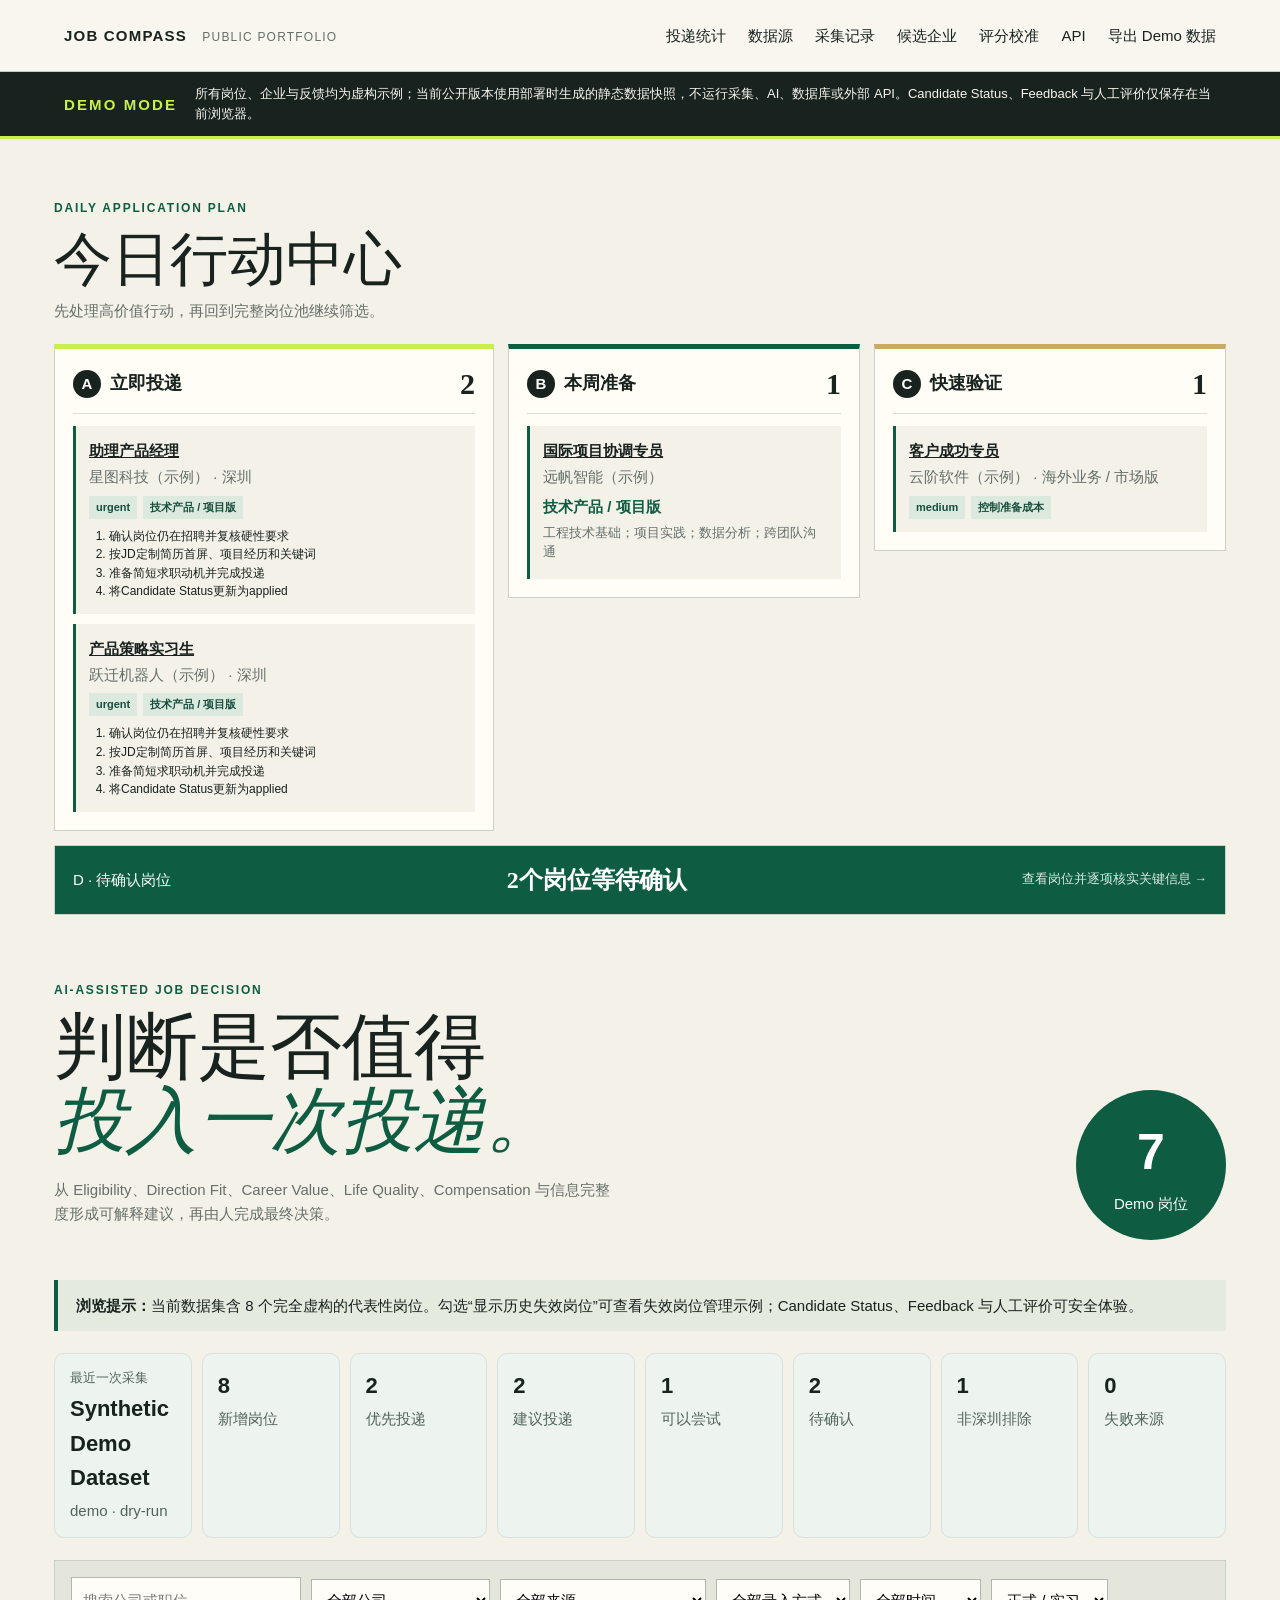
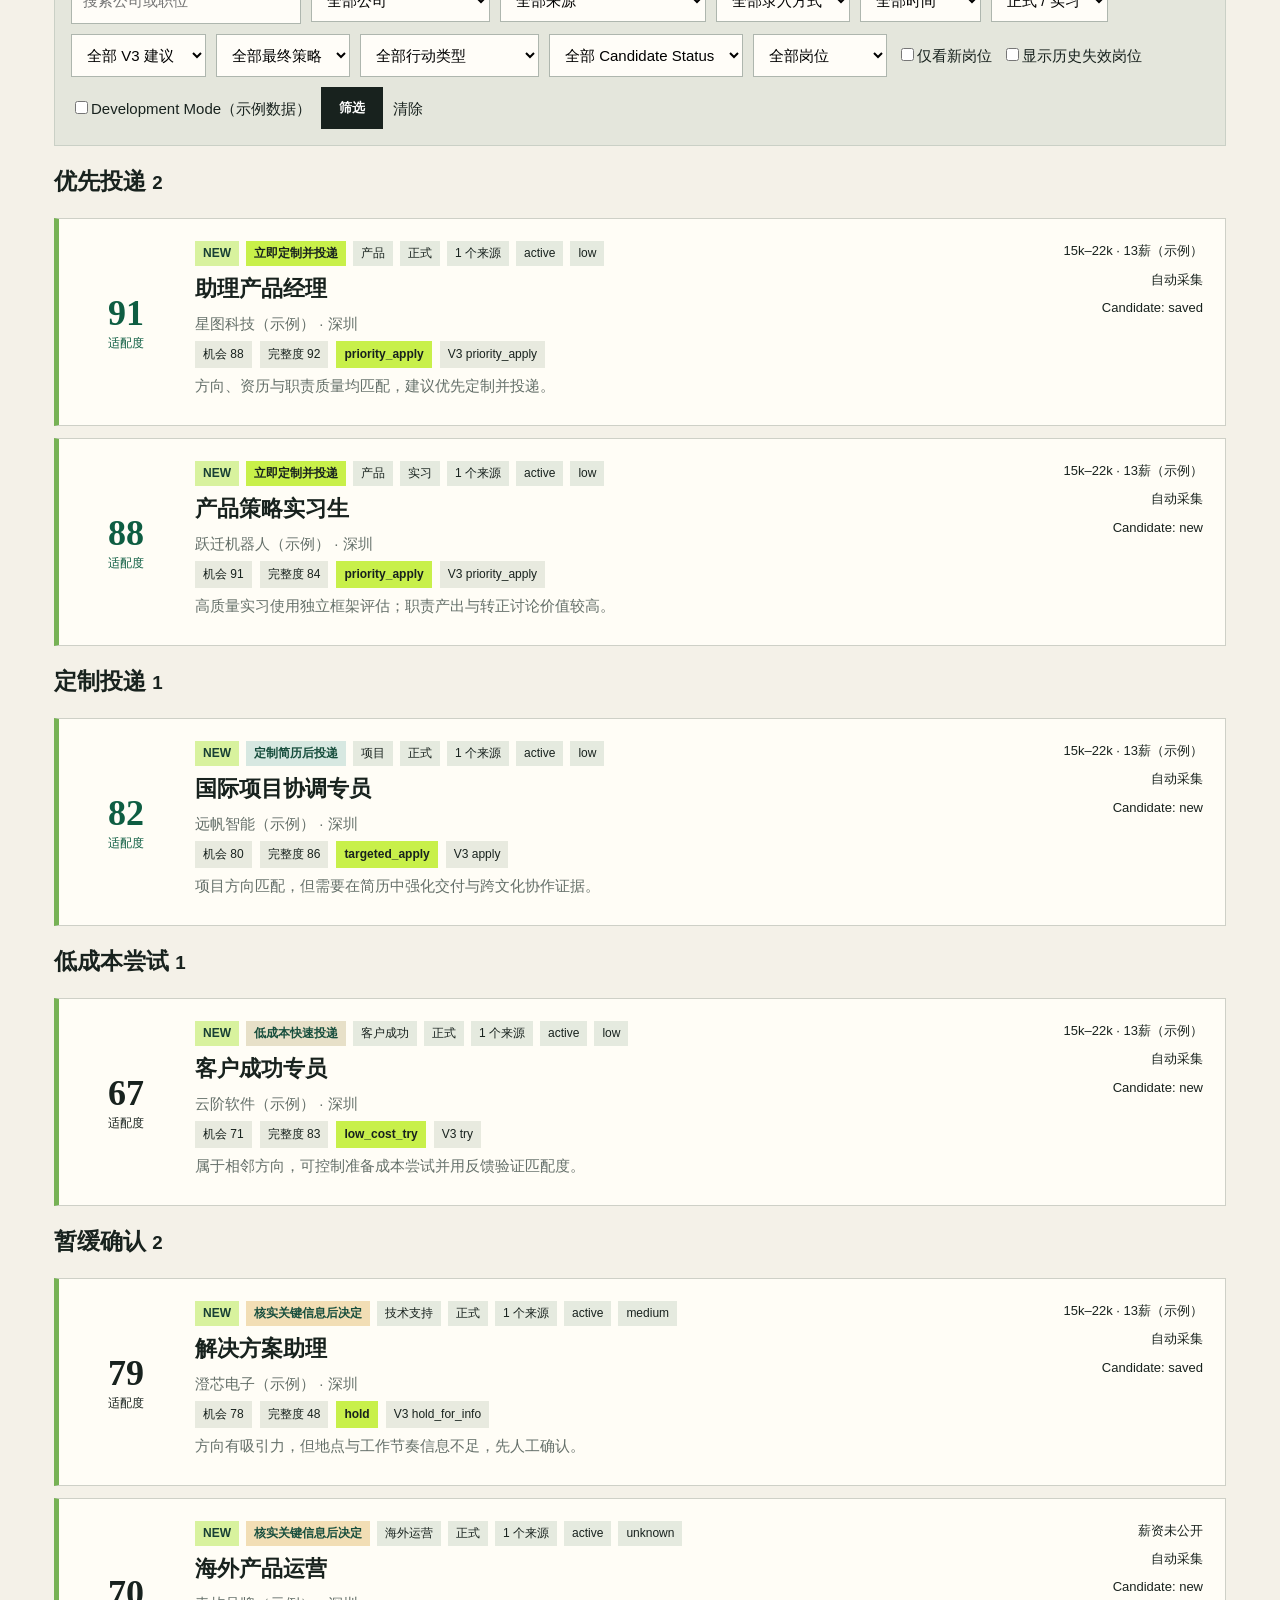
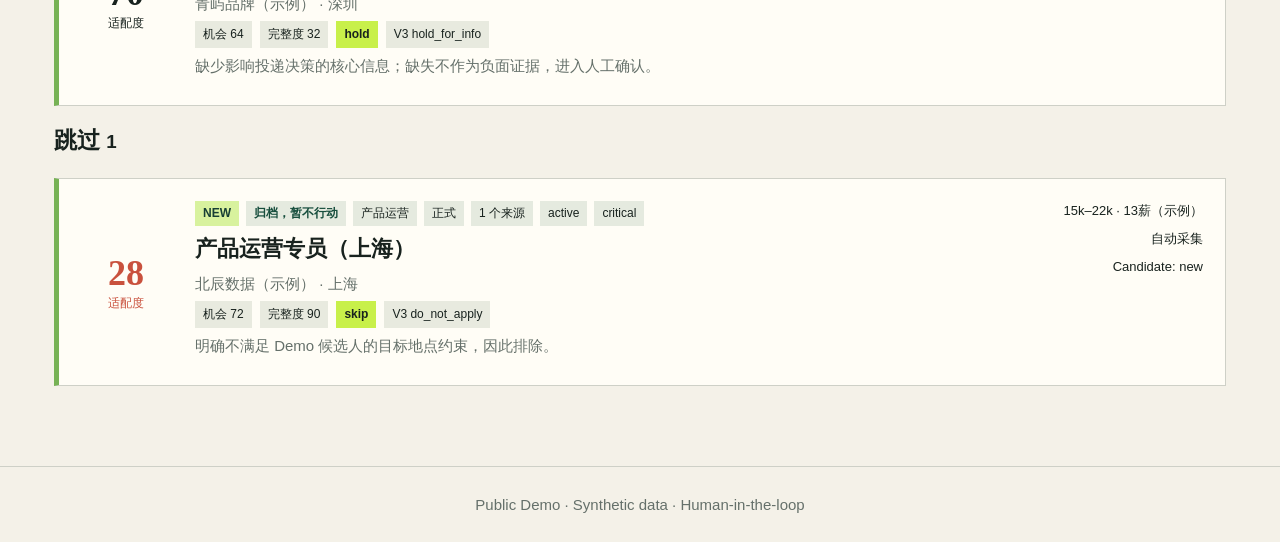
<file: site/index.html>
<!doctype html>
<html lang="zh-CN">
<head>
  <meta charset="utf-8">
  <meta name="viewport" content="width=device-width,initial-scale=1">
  <meta name="description" content="Job Compass public portfolio demo">
  <meta name="theme-color" content="#18221e">
  <title>Job Compass</title>
  <link rel="icon" type="image/svg+xml" href="./assets/favicon.svg">
  <link rel="stylesheet" href="./assets/app.css">
  <link rel="stylesheet" href="./assets/static-site.css">
  <script src="./assets/app.js" defer></script>
</head>
<body>
  <header>
    <a class="brand" href="./">JOB COMPASS <span>PUBLIC PORTFOLIO</span></a>
    <nav aria-label="主要导航">
      <a class="static-nav-unavailable" href="#" data-static-feature="投递统计">投递统计</a>
      <a class="static-nav-unavailable" href="#" data-static-feature="数据源">数据源</a>
      <a class="static-nav-unavailable" href="#" data-static-feature="采集记录">采集记录</a>
      <a class="static-nav-unavailable" href="#" data-static-feature="候选企业">候选企业</a>
      <a class="static-nav-unavailable" href="#" data-static-feature="评分校准">评分校准</a>
      <a class="static-nav-unavailable" href="#" data-static-feature="API">API</a>
      <a href="./data/demo_jobs.json" download>导出 Demo 数据</a>
    </nav>
  </header>

  <aside class="demo-banner">
    <strong>DEMO MODE</strong>
    <span>所有岗位、企业与反馈均为虚构示例；当前公开版本使用部署时生成的静态数据快照，不运行采集、AI、数据库或外部 API。Candidate Status、Feedback 与人工评价仅保存在当前浏览器。</span>
  </aside>

  <main>
    <noscript><div class="notice">静态 Demo 需要浏览器 JavaScript 来读取岗位快照。</div></noscript>
    <div class="notice static-load-error" id="page-notice" hidden></div>

    <section id="list-view">
      <section class="daily-action-center" aria-labelledby="daily-action-title">
        <header class="daily-action-heading">
          <div>
            <p class="eyebrow">DAILY APPLICATION PLAN</p>
            <h1 id="daily-action-title">今日行动中心</h1>
            <p>先处理高价值行动，再回到完整岗位池继续筛选。</p>
          </div>
        </header>
        <div class="daily-action-grid static-loading" id="daily-actions" aria-live="polite"></div>
      </section>

      <section class="hero">
        <div>
          <p class="eyebrow">AI-ASSISTED JOB DECISION</p>
          <h1>判断是否值得<br><em>投入一次投递。</em></h1>
          <p>从 Eligibility、Direction Fit、Career Value、Life Quality、Compensation 与信息完整度形成可解释建议，再由人完成最终决策。</p>
        </div>
        <div class="metric"><strong id="hero-job-count">—</strong><span>Demo 岗位</span></div>
      </section>

      <p class="demo-safe-note"><strong>浏览提示：</strong>当前数据集含 <span id="note-job-count">—</span> 个完全虚构的代表性岗位。勾选“显示历史失效岗位”可查看失效岗位管理示例；Candidate Status、Feedback 与人工评价可安全体验。</p>

      <section class="collection-summary" id="collection-summary" hidden></section>

      <form class="filters v4-filters" id="job-filters">
        <input id="filter-search" name="q" placeholder="搜索公司或职位">
        <select id="filter-company" name="company"><option value="">全部公司</option></select>
        <select id="filter-source" name="source"><option value="">全部来源</option></select>
        <select id="filter-origin" name="origin"><option value="">全部录入方式</option><option value="automatic">自动采集</option><option value="manual">手动录入</option></select>
        <select id="filter-freshness" name="freshness"><option value="">全部时间</option><option value="24h">最近24小时</option><option value="3d">最近3天</option><option value="7d">最近7天</option></select>
        <select id="filter-job-type" name="job_type"><option value="">正式 / 实习</option><option value="full_time">正式</option><option value="internship">实习</option></select>
        <select id="filter-recommendation" name="application_recommendation"><option value="">全部 V3 建议</option><option value="priority_apply">priority_apply</option><option value="apply">apply</option><option value="try">try</option><option value="hold_for_info">hold_for_info</option><option value="do_not_apply">do_not_apply</option></select>
        <select id="filter-strategy" name="final_strategy"><option value="">全部最终策略</option><option value="priority_apply">优先投递</option><option value="targeted_apply">定制投递</option><option value="stretch_apply">拉伸申请</option><option value="low_cost_try">低成本尝试</option><option value="hold">暂缓确认</option><option value="skip">跳过</option></select>
        <select id="filter-action" name="action_type"><option value="">全部行动类型</option><option value="apply_now">立即定制并投递</option><option value="tailor_then_apply">定制简历后投递</option><option value="low_cost_apply">低成本快速投递</option><option value="clarify_then_decide">核实关键信息后决定</option><option value="archive_no_action">归档，暂不行动</option></select>
        <select id="filter-workflow" name="workflow_status"><option value="">全部 Candidate Status</option><option value="new">new</option><option value="saved">saved</option><option value="preparing">preparing</option><option value="applied">applied</option><option value="interviewing">interviewing</option><option value="offer">offer</option><option value="closed">closed</option></select>
        <select id="filter-job" name="job_filter"><option value="">全部岗位</option><option value="confirmed_shenzhen">深圳确认岗位</option><option value="location_conflict">地点冲突</option><option value="entry_level">入门级岗位</option><option value="seniority_too_high">资历过高</option><option value="experience_too_high">经验门槛过高</option></select>
        <label><input id="filter-new" type="checkbox" name="new_only" value="true">仅看新岗位</label>
        <label><input id="filter-inactive" type="checkbox" name="include_inactive" value="true">显示历史失效岗位</label>
        <label><input id="filter-test" type="checkbox" name="include_test" value="true">Development Mode（示例数据）</label>
        <button type="submit">筛选</button>
        <a class="reset" id="filter-reset" href="./">清除</a>
      </form>

      <div id="job-pool">
        <div class="static-loading" id="job-groups" aria-live="polite"></div>
      </div>
    </section>

    <section id="detail-view" hidden aria-live="polite"></section>
  </main>

  <footer>Public Demo · Synthetic data · Human-in-the-loop</footer>
</body>
</html>
</file>
<file: site/assets/app.css>
/* Generated by scripts/build_static_bundle.py. Edit the source CSS files. */

/* style.css */
:root{--ink:#18221e;--paper:#f4f1e8;--card:#fffdf6;--green:#0e5d42;--lime:#c8f04a;--red:#c9513d;--muted:#65706a}*{box-sizing:border-box}body{margin:0;background:var(--paper);color:var(--ink);font:15px/1.55 Inter,"Segoe UI","Microsoft YaHei",sans-serif}header{height:72px;border-bottom:1px solid #c8cbc3;display:flex;align-items:center;justify-content:space-between;padding:0 max(24px,5vw);background:#f8f6ef;position:sticky;top:0;z-index:5}.brand{font-weight:900;letter-spacing:.08em;color:var(--ink);text-decoration:none}.brand span{font-weight:500;color:var(--muted);font-size:12px;margin-left:10px}nav{display:flex;gap:22px}nav a,.reset{color:var(--ink);text-decoration:none}main{max-width:1220px;margin:auto;padding:48px 24px 80px}.hero,.detail-head{display:flex;align-items:flex-end;justify-content:space-between;margin-bottom:40px}.eyebrow{color:var(--green);font-size:12px;font-weight:800;letter-spacing:.15em}.hero h1,.page-head h1,.detail-head h1{font-family:Georgia,"Noto Serif SC",serif;font-size:clamp(38px,6vw,72px);line-height:1.02;margin:10px 0 20px;font-weight:500}.hero h1 em{color:var(--green);font-weight:500}.hero>div:first-child>p:last-child{max-width:560px;color:var(--muted)}.metric{width:150px;height:150px;background:var(--green);color:white;border-radius:50%;display:flex;flex-direction:column;align-items:center;justify-content:center}.metric strong{font-size:50px}.filters{display:flex;gap:10px;align-items:center;flex-wrap:wrap;padding:16px;background:#e4e6dc;border:1px solid #cad0c6}.filters input[type=text],.filters>input{min-width:230px}.filters input,.filters select,.job-form input,.job-form select,.job-form textarea,aside select{padding:11px;border:1px solid #aeb6ae;background:#fffdf8;border-radius:0;font:inherit}button{background:var(--ink);color:white;border:0;padding:12px 18px;font-weight:700;cursor:pointer}.secondary{background:var(--green)}.toolbar{display:flex;justify-content:flex-end;margin:18px 0}.jobs{display:grid;gap:12px}.job-card{display:grid;grid-template-columns:90px 1fr auto;gap:24px;background:var(--card);border:1px solid #ced0c7;padding:22px;color:inherit;text-decoration:none;transition:.2s}.job-card:hover{transform:translateY(-2px);box-shadow:0 8px 24px #20352a18}.score,.big-score{display:flex;flex-direction:column;align-items:center;justify-content:center}.score b{font:700 36px Georgia}.score span,.big-score span{font-size:12px}.grade-A{color:var(--green)}.grade-D{color:var(--red)}.job-main h2{margin:6px 0;font-size:22px}.job-main p{margin:6px 0;color:var(--muted)}.meta{display:flex;gap:7px;flex-wrap:wrap}.meta span{background:#e5eadf;padding:3px 8px;font-size:12px}.facts{display:flex;flex-direction:column;gap:8px;align-items:flex-end}.facts span{font-size:13px}.empty{text-align:center;padding:70px;background:var(--card)}.page-head{max-width:760px}.job-form,.jd{background:var(--card);border:1px solid #ced0c7;padding:28px}.grid{display:grid;grid-template-columns:1fr 1fr;gap:18px}.grid label{display:flex;flex-direction:column;gap:6px;font-weight:700}.grid .wide{grid-column:1/-1}.job-form button{margin-top:20px}.detail-head{border-bottom:2px solid var(--ink);padding-bottom:26px}.big-score b{font:700 64px Georgia}.score-grid{display:grid;grid-template-columns:repeat(4,1fr);gap:10px;margin-bottom:30px}.score-grid>div{background:var(--card);padding:15px;border:1px solid #ced0c7;display:grid;gap:7px}.score-grid b{font-size:20px}.score-grid progress{width:100%;accent-color:var(--green)}.score-grid .penalty{background:#f3ded8}.detail-grid{display:grid;grid-template-columns:2fr 1fr;gap:24px}.detail-grid article,.detail-grid aside{background:var(--card);border:1px solid #ced0c7;padding:28px}.detail-grid h3,.jd h3{font:600 23px Georgia;border-bottom:1px solid #ddd8cc;padding-bottom:8px}.detail-grid li{margin:8px 0}.detail-grid aside form{display:flex;gap:8px}.detail-grid dl{display:grid;grid-template-columns:1fr 1fr}.detail-grid dt,.detail-grid dd{padding:10px 0;border-bottom:1px solid #ddd8cc;margin:0}.detail-grid dd{text-align:right}.out{display:block;background:var(--lime);color:var(--ink);padding:12px;text-align:center;text-decoration:none;font-weight:800;margin-top:20px}.jd{margin-top:24px}.jd p{white-space:pre-line}footer{text-align:center;padding:26px;border-top:1px solid #ced0c7;color:var(--muted)}@media(max-width:800px){header{padding:0 16px}.brand span{display:none}nav{gap:10px}.hero{align-items:flex-start}.metric{width:90px;height:90px}.metric strong{font-size:32px}.job-card{grid-template-columns:60px 1fr}.facts{grid-column:2;align-items:flex-start}.score-grid{grid-template-columns:1fr 1fr}.detail-grid{grid-template-columns:1fr}.grid{grid-template-columns:1fr}.hero h1,.page-head h1,.detail-head h1{font-size:38px}}

/* daily.css */
.notice{margin:0 0 24px;padding:14px 18px;background:#e4f0d3;border-left:5px solid var(--green);font-weight:700}
.form-error{margin:0 0 24px;padding:14px 18px;background:#f7dfda;border-left:5px solid var(--red);color:#7f271d;font-weight:700}.job-form small{color:var(--muted);font-weight:400}
.management{display:grid;grid-template-columns:1.2fr 1fr auto 1.2fr;gap:16px;align-items:center;margin:20px 0;padding:20px;background:var(--card);border:1px solid #ced0c7}
.management h3,.management p{margin:0}.management p{color:var(--muted)}.management form{display:flex;flex-wrap:wrap;gap:8px;align-items:center}.management input[type=file]{max-width:210px}
.button-link{display:inline-block;padding:12px 18px;background:var(--green);color:#fff;text-decoration:none;font-weight:700;white-space:nowrap}
.bulk-bar{display:flex;align-items:center;gap:14px;margin:18px 0 10px;padding:10px 14px;border-bottom:1px solid #c6cbc3}.danger{background:var(--red)}.ghost{background:transparent}.danger-text{color:var(--red);border:1px solid var(--red)}
.job-card{grid-template-columns:32px 90px 1fr auto}.select-job{display:flex;align-items:center;justify-content:center}.select-job input{width:18px;height:18px;accent-color:var(--green)}.job-main h2 a{color:inherit;text-decoration:none}.job-main h2 a:hover{text-decoration:underline}.sample-tag{background:#f3deb0!important}.text-delete{background:transparent;color:var(--red);padding:3px 0;font-weight:600;text-decoration:underline}.paste-form{display:grid;gap:14px;background:#e4e6dc;border:1px solid #cad0c6;padding:24px;margin-bottom:26px}.paste-form label{display:grid;gap:8px;font-weight:700}.paste-form textarea{width:100%;padding:14px;border:1px solid #aeb6ae;background:#fffdf8;font:inherit;resize:vertical}.paste-form button{justify-self:start}
.daily-action-center{margin:0 0 54px}.daily-action-heading{height:auto;position:static;padding:0;border:0;background:transparent;display:block}.daily-action-heading h1{font:500 clamp(34px,5vw,58px)/1.05 Georgia,"Noto Serif SC",serif;margin:6px 0 8px}.daily-action-heading p:last-child{color:var(--muted);margin:0 0 22px}.daily-action-grid{display:grid;grid-template-columns:1.25fr 1fr 1fr;gap:14px;align-items:start}.action-lane{background:var(--card);border:1px solid #cdd2c9;padding:18px;text-decoration:none;color:inherit}.action-lane-head{display:flex;align-items:center;justify-content:space-between;border-bottom:1px solid #d9ddd5;padding-bottom:12px;margin-bottom:12px}.action-lane-head>div{display:flex;align-items:center;gap:9px}.action-lane-head span{width:28px;height:28px;border-radius:50%;display:grid;place-items:center;background:var(--ink);color:#fff;font-weight:800}.action-lane-head h2{font-size:18px;margin:0}.action-lane-head>b{font:700 30px Georgia}.action-items{display:grid;gap:10px;max-height:520px;overflow:auto}.action-item{background:#f3f1e8;border-left:3px solid var(--green);padding:13px}.action-item h3{font-size:15px;margin:0 0 3px}.action-item h3 a{color:inherit}.action-item p,.action-item small{display:block;color:var(--muted);margin:3px 0}.action-item>strong{display:block;color:var(--green);margin:6px 0}.action-item ol{font-size:12px;margin:8px 0 0;padding-left:20px}.action-tags{display:flex;gap:6px;flex-wrap:wrap;margin-top:7px}.action-tags span,.action-tag{font-size:11px;font-weight:800;padding:3px 7px;background:#dce9df;color:#174e3d}.action-tag-apply_now{background:var(--lime)!important;color:var(--ink)!important}.action-tag-tailor_then_apply{background:#d7e8e1!important}.action-tag-low_cost_apply{background:#e7e0c8!important}.action-tag-clarify_then_decide{background:#f2deb5!important}.action-hold{grid-column:1/-1;display:flex;align-items:center;justify-content:space-between;background:var(--green);color:#fff}.action-hold strong{font:600 24px Georgia}.action-hold small{color:#dbe9e2}.action-empty{color:var(--muted);font-size:13px}.action-now{border-top:5px solid var(--lime)}.action-week{border-top:5px solid var(--green)}.action-quick{border-top:5px solid #c9ab63}
@media(max-width:950px){.daily-action-grid{grid-template-columns:1fr 1fr}.action-now{grid-column:1/-1}.management{grid-template-columns:1fr 1fr}.job-card{grid-template-columns:28px 58px 1fr}.facts{grid-column:3}.management>div{grid-column:1/-1}}
@media(max-width:600px){.daily-action-grid{grid-template-columns:1fr}.action-now,.action-hold{grid-column:auto}.action-hold{align-items:flex-start;flex-direction:column;gap:8px}.management{grid-template-columns:1fr}.bulk-bar{align-items:flex-start;flex-direction:column}.job-card{gap:10px;padding:16px}.score b{font-size:28px}}

/* feedback.css */
.outcomes-hero{display:flex;align-items:end;justify-content:space-between;gap:24px;margin-bottom:28px}.outcomes-hero h1{font:500 clamp(38px,6vw,64px)/1 Georgia,"Noto Serif SC",serif;margin:6px 0 12px}.outcomes-hero p:last-child{max-width:720px;color:var(--muted)}
.outcome-funnel{display:grid;grid-template-columns:1fr auto 1fr auto 1fr;align-items:center;gap:18px;margin-bottom:28px}.outcome-funnel article{min-height:150px;padding:22px;background:var(--card);border:1px solid #cdd2c9;border-top:5px solid var(--green)}.outcome-funnel article:last-child{border-top-color:var(--lime)}.outcome-funnel small,.outcome-funnel span{display:block;color:var(--muted)}.outcome-funnel strong{display:block;font:700 52px Georgia;margin:8px 0}.outcome-funnel>b{font-size:28px;color:var(--green)}
.outcome-grid{display:grid;gap:22px}.outcome-panel{background:var(--card);border:1px solid #cdd2c9;padding:22px}.outcome-panel>header{height:auto;position:static;display:flex;align-items:end;justify-content:space-between;padding:0 0 16px;border:0;border-bottom:1px solid #d9ddd5;background:transparent}.outcome-panel h2,.feedback-breakdown h2{margin:4px 0}.outcome-panel>header small{color:var(--muted)}.table-scroll{overflow-x:auto}.outcome-panel table{width:100%;border-collapse:collapse}.outcome-panel th,.outcome-panel td{padding:13px 10px;border-bottom:1px solid #dfe2db;text-align:right;white-space:nowrap}.outcome-panel th:first-child,.outcome-panel td:first-child{text-align:left}.outcome-panel td small{display:block;color:var(--muted);margin-top:3px}.empty-cell{text-align:center!important;color:var(--muted);padding:32px!important}
.feedback-breakdown{display:grid;grid-template-columns:minmax(240px,.7fr) 2fr;gap:24px;align-items:center;margin:22px 0;padding:22px;background:#e7e8de;border-left:5px solid var(--green)}.feedback-breakdown p{color:var(--muted);margin:4px 0}.feedback-chips{display:grid;grid-template-columns:repeat(5,1fr);gap:9px}.feedback-chips span{padding:12px;background:var(--card);font-size:12px}.feedback-chips b{display:block;font:700 28px Georgia;color:var(--green)}.analytics-note{margin:24px 0 48px;padding:20px;border:1px solid #c9ab63;background:#f3ead4}.analytics-note p{margin:8px 0;color:#4d4a40}
@media(max-width:800px){.outcomes-hero{align-items:start;flex-direction:column}.outcome-funnel{grid-template-columns:1fr}.outcome-funnel>b{display:none}.feedback-breakdown{grid-template-columns:1fr}.feedback-chips{grid-template-columns:repeat(2,1fr)}}

/* v2.css */
.manual-tag{background:#d9cbff!important;color:#37266d}.explain-summary,.stats-grid{display:grid;grid-template-columns:repeat(5,1fr);gap:10px;margin:20px 0}.explain-summary>div,.stats-grid>div{display:flex;flex-direction:column;background:var(--card);border:1px solid #ced0c7;padding:16px}.explain-summary span,.stats-grid span{color:var(--muted);font-size:12px}.dimension-list,.calculation,.manual-review,.history,.reason-summary{background:var(--card);border:1px solid #ced0c7;padding:28px;margin:24px 0}.dimension{border-top:1px solid #ddd8cc;padding:18px 0}.dimension header{position:static;height:auto;padding:0;border:0;background:transparent;display:flex}.dimension header h3{margin:0}.dimension progress{width:100%;accent-color:var(--green)}.dimension li{margin:9px 0}.dimension li b{display:inline-block;min-width:42px;color:var(--green)}.dimension li.negative b,.calculation li b{color:var(--red)}blockquote{margin:7px 0;padding:8px 12px;border-left:3px solid #b9c3ba;background:#f1f1e9;color:var(--muted);font-size:13px}.formula{font:600 30px Georgia;color:var(--green)}.review-grid{display:grid;grid-template-columns:repeat(2,1fr);gap:16px}.review-grid label{display:grid;gap:6px;font-weight:700}.review-grid input,.review-grid select,.review-grid textarea{padding:11px;border:1px solid #aeb6ae;background:#fffdf8;font:inherit}.review-grid .wide{grid-column:1/-1}.wide-button{width:100%;margin-top:12px}.history table,.calibration-table table{width:100%;border-collapse:collapse}.history th,.history td,.calibration-table th,.calibration-table td{padding:10px;border-bottom:1px solid #ddd8cc;text-align:left}.calibration-table{overflow:auto;background:var(--card)}.calibration-table small{display:block;color:var(--muted)}.stats-grid{grid-template-columns:repeat(6,1fr)}.stats-grid b{font-size:24px}.reason-summary{display:flex;gap:30px}.reason-summary p{margin:0}@media(max-width:900px){.explain-summary,.stats-grid{grid-template-columns:repeat(2,1fr)}.review-grid{grid-template-columns:1fr}.review-grid .wide{grid-column:auto}}

/* v3.css */
.score-triad{display:grid;grid-template-columns:repeat(5,1fr);gap:12px;margin:22px 0}.score-triad>div{display:flex;flex-direction:column;padding:20px;background:var(--ink);color:white}.score-triad b{font-size:27px}.score-triad small{color:#c8d0ca}.risk-high,.risk-critical{color:#ff9f86}.opportunity-panel,.information-panel{background:var(--card);border:1px solid #ced0c7;padding:28px;margin:24px 0}.opportunity-grid{display:grid;grid-template-columns:repeat(4,1fr);gap:12px}.opportunity-grid article{padding:16px;background:#f0f1e9}.opportunity-grid h3{margin-top:0}.state-grid{display:grid;grid-template-columns:repeat(5,1fr);gap:8px}.state-grid>div{display:flex;flex-direction:column;padding:10px;background:#f0f1e9}.state-confirmed_bad{color:var(--red)}.state-not_disclosed{color:var(--muted)}.mini-metrics{display:flex;gap:8px;flex-wrap:wrap}.mini-metrics span,.mini-metrics strong{padding:4px 8px;background:#e8eadf;font-size:12px}.mini-metrics strong{background:var(--lime)}@media(max-width:900px){.score-triad{grid-template-columns:repeat(2,1fr)}.opportunity-grid{grid-template-columns:1fr 1fr}}
.section-heading,.evidence-actions,.evidence-metrics,.evidence-list article footer{display:flex;gap:12px;align-items:center;justify-content:space-between;flex-wrap:wrap}.evidence-section,.evidence-paste,.evidence-confirm,.analysis-preview,.company-summary{background:#fff;border:1px solid #e5e7eb;border-radius:16px;padding:22px;margin:24px 0}.button-link{display:inline-block;background:#173f35;color:#fff;padding:10px 14px;border-radius:9px;text-decoration:none}.button-link.secondary{background:#eef4f1;color:#173f35}.evidence-analysis{background:#f1f8f5;border-left:4px solid #27735e;padding:16px;margin:16px 0}.evidence-analysis.stale{background:#fff7e8;border-left-color:#d18b19}.evidence-metrics span{background:#f5f7f6;border-radius:10px;padding:10px 12px}.evidence-list{display:grid;gap:14px}.evidence-list article{border:1px solid #e5e7eb;border-radius:12px;padding:16px}.evidence-list article header small{display:block;color:#66756f;margin-top:5px}.evidence-list article footer{justify-content:flex-start}.evidence-list article footer form{margin:0}.link-danger{border:0;background:transparent;color:#b42318;padding:0}.form-grid{display:grid;grid-template-columns:repeat(2,minmax(0,1fr));gap:14px}.form-grid label{display:grid;gap:6px}.form-grid .wide{grid-column:1/-1}.form-grid input,.form-grid select,.form-grid textarea{width:100%;box-sizing:border-box}.form-error,.warning{background:#fff1f0;border:1px solid #f1aaa4;border-radius:10px;padding:12px;margin:12px 0}.company-summary{display:grid;grid-template-columns:repeat(3,minmax(0,1fr));gap:16px}.empty-state{color:#66756f}.page-intro{margin:26px 0}@media(max-width:760px){.form-grid,.company-summary{grid-template-columns:1fr}.form-grid .wide{grid-column:auto}.section-heading{align-items:flex-start}}

/* v4.css */
.collection-summary{display:grid;grid-template-columns:repeat(8,minmax(90px,1fr));gap:10px;margin:22px 0}.collection-summary>div{display:flex;flex-direction:column;gap:4px;padding:15px;background:#edf3ef;border:1px solid #d7e1db;border-radius:10px}.collection-summary b{font-size:22px}.collection-summary span,.collection-summary small{color:#52635c}.v4-filters{grid-template-columns:repeat(auto-fit,minmax(150px,1fr))}.new-job{border-left:5px solid #77b255}.new-tag{background:#d8f29e!important;color:#173f35!important;font-weight:800}.source-toolbar,.source-actions,.source-stats{display:flex;align-items:center;gap:12px;flex-wrap:wrap}.source-toolbar{justify-content:space-between;margin:18px 0}.source-toolbar form,.source-actions form{margin:0}.source-list,.candidate-list{display:grid;gap:16px}.source-list>article,.candidate-list>article,.source-create,.candidate-create{background:#fff;border:1px solid #d8ddd9;border-radius:14px;padding:20px}.source-list article>header,.candidate-list article>header{display:flex;justify-content:space-between;gap:15px}.source-list h2,.candidate-list h2{margin:0}.source-stats{margin:12px 0;color:#52635c}.status-on{color:#16794b}.status-off{color:#7b8580}.source-list details{margin-top:15px}.source-list summary{cursor:pointer;font-weight:700}.source-create,.candidate-create{margin:24px 0}table{width:100%;border-collapse:collapse}th,td{padding:10px;border-bottom:1px solid #dde2df;text-align:left;vertical-align:top}@media(max-width:900px){.collection-summary{grid-template-columns:repeat(2,1fr)}header nav{gap:7px;flex-wrap:wrap}}

/* demo.css */
.demo-banner {
  display: flex;
  align-items: center;
  gap: 18px;
  padding: 12px max(24px, 5vw);
  background: #18221e;
  color: #f8f6ef;
  border-bottom: 3px solid #c8f04a;
}

.demo-banner strong {
  flex: none;
  color: #c8f04a;
  letter-spacing: .14em;
}

.demo-banner span {
  font-size: 13px;
}

.demo-safe-note {
  margin: 20px 0;
  padding: 14px 18px;
  border-left: 4px solid #0e5d42;
  background: #e5eadf;
}

@media (max-width: 800px) {
  .demo-banner { align-items: flex-start; flex-direction: column; gap: 4px; }
}
</file>
<file: site/assets/static-site.css>
/* Static-runtime additions only. Visual styling comes from the original app.css. */
[hidden] { display: none !important; }

.static-nav-unavailable { cursor: pointer; }
.static-nav-unavailable[aria-disabled="true"] { color: var(--muted); }
.static-load-error { margin: 0 0 24px; }
.static-loading { min-height: 120px; }
.static-loading::after { content: "正在读取 Demo 数据…"; color: var(--muted); }
.static-reset { background: transparent; color: var(--ink); padding: 0; font-weight: 400; }
.static-detail-toolbar { display: flex; flex-wrap: wrap; gap: 12px; margin: 20px 0; }
.static-detail-toolbar label { display: flex; align-items: center; gap: 8px; }
.static-detail-toolbar select { padding: 11px; border: 1px solid #aeb6ae; background: #fffdf8; }
.static-save-note { min-height: 1.4em; color: var(--muted); }
.static-feedback-form { display: grid !important; gap: 12px !important; }
.static-feedback-form label { display: grid; gap: 6px; font-weight: 700; }
.static-feedback-form input,
.static-feedback-form select,
.static-feedback-form textarea { width: 100%; padding: 11px; border: 1px solid #aeb6ae; background: #fffdf8; font: inherit; }
.static-feedback-form button { justify-self: start; }
.static-history-scroll { overflow-x: auto; }
.static-history-scroll table { min-width: 760px; }
.demo-only-job-card { grid-template-columns: 90px 1fr auto; }

@media (max-width: 950px) {
  .demo-only-job-card { grid-template-columns: 58px 1fr; }
  .demo-only-job-card .facts { grid-column: 2; }
}

@media (max-width: 800px) {
  header { height: auto; min-height: 72px; gap: 12px; }
  header nav { padding: 8px 0; }
}

@media (max-width: 600px) {
  header { align-items: flex-start; flex-direction: column; padding-top: 14px; padding-bottom: 14px; }
  header nav { width: 100%; }
}
</file>
